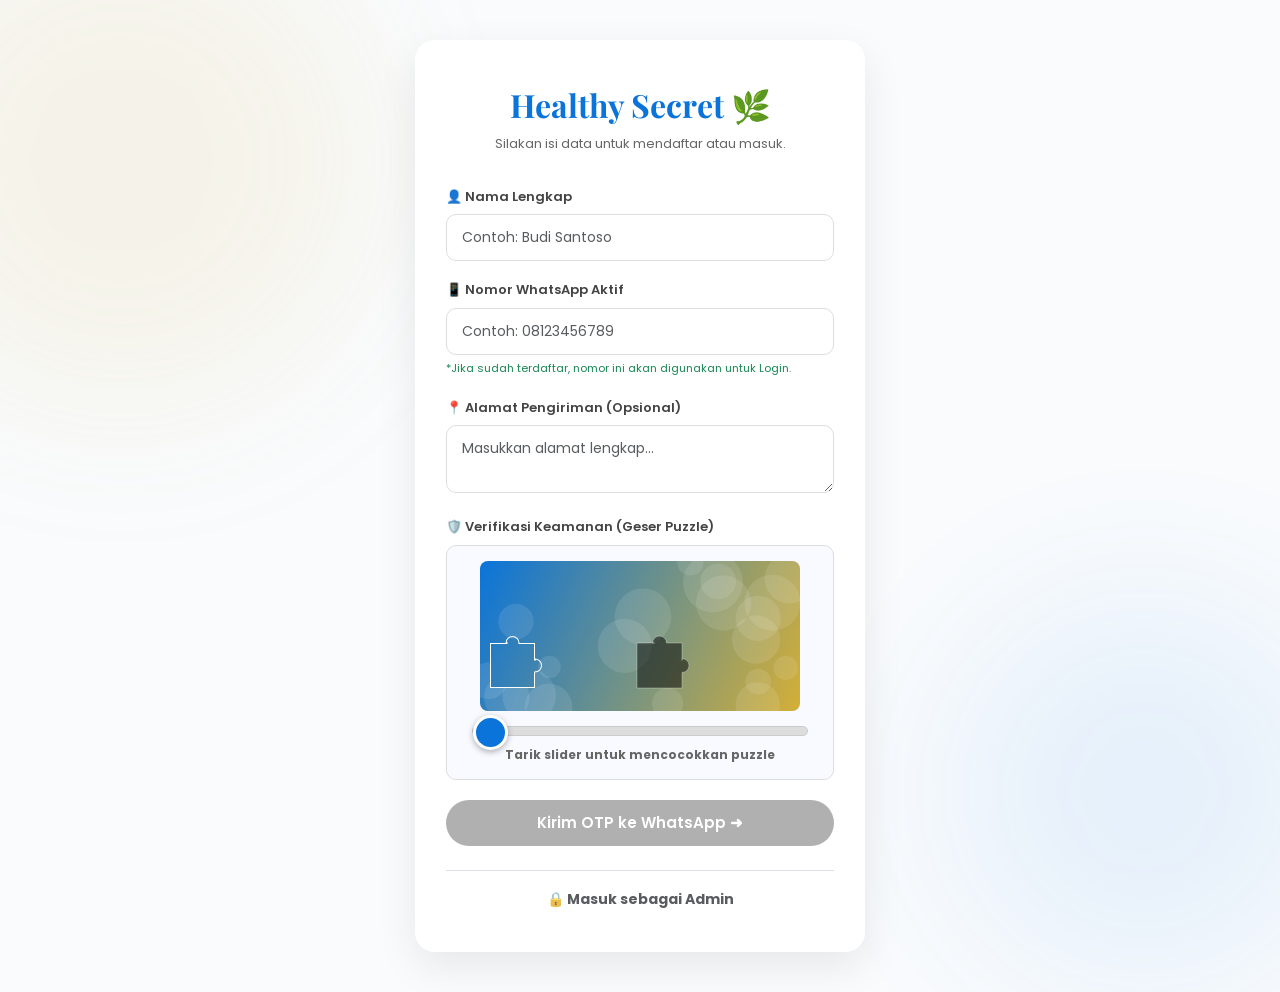
<file: index.html>
<!DOCTYPE html>
<html lang="id">
<head>
    <meta charset="UTF-8">
    <meta name="viewport" content="width=device-width, initial-scale=1.0">
    <title>Masuk - Healthy Secret PO</title>
    <link href="https://cdn.jsdelivr.net/npm/bootstrap@5.0.2/dist/css/bootstrap.min.css" rel="stylesheet">
    <link href="https://fonts.googleapis.com/css2?family=Playfair+Display:wght@700&family=Poppins:wght@400;500;600;700&display=swap" rel="stylesheet">
    <style>
        :root { --primary: #0a74da; --accent: #d4af37; --light-bg: #f9fbfd; }
        body { background-color: var(--light-bg); font-family: 'Poppins', sans-serif; min-height: 100vh; display: flex; align-items: center; justify-content: center; margin: 0; position: relative; overflow-x: hidden; overflow-y: auto; padding: 40px 20px; box-sizing: border-box; }
        .floating-shape { position: fixed; border-radius: 50%; filter: blur(80px); z-index: 1; opacity: 0.5; animation: float 10s infinite alternate; pointer-events: none; }
        .shape-1 { top: -10%; left: -10%; width: 500px; height: 500px; background: rgba(212, 175, 55, 0.2); }
        .shape-2 { bottom: -10%; right: -5%; width: 400px; height: 400px; background: rgba(10, 116, 218, 0.15); }
        @keyframes float { 0% { transform: translateY(0); } 100% { transform: translateY(30px); } }
        .auth-card { background: rgba(255, 255, 255, 0.95); backdrop-filter: blur(10px); padding: 40px 30px; border-radius: 20px; box-shadow: 0 15px 40px rgba(0,0,0,0.08); width: 100%; max-width: 450px; position: relative; z-index: 10; border: 1px solid rgba(255,255,255,0.5); transition: all 0.3s ease; margin: auto; }
        .brand-title { font-family: 'Playfair Display', serif; color: var(--primary); font-weight: 700; font-size: 2rem; text-align: center; margin-bottom: 5px; }
        .brand-subtitle { text-align: center; color: #666; font-size: 13px; margin-bottom: 30px; transition: 0.3s; }
        .form-label { font-size: 13px; font-weight: 600; color: #444; }
        .form-control { border-radius: 10px; padding: 12px 15px; border: 1px solid #ddd; font-size: 14px; transition: 0.3s; }
        .form-control:focus { border-color: var(--primary); box-shadow: 0 0 0 4px rgba(10, 116, 218, 0.1); }
        .captcha-container { background: #f8faff; border: 1px solid #ddd; padding: 15px; border-radius: 10px; margin-bottom: 20px; text-align: center; position: relative;}
        .puzzle-box { position: relative; width: 100%; max-width: 320px; height: 150px; margin: 0 auto 15px auto; border-radius: 8px; overflow: hidden; box-shadow: inset 0 0 10px rgba(0,0,0,0.1); background-color: #eee;}
        #mainCanvas { position: absolute; top: 0; left: 0; width: 100%; height: 100%; }
        #pieceCanvas { position: absolute; top: 0; left: 0; width: 100%; height: 100%; z-index: 2; pointer-events: none; }
        .slider-container { display: flex; align-items: center; justify-content: center; gap: 10px; padding: 0 10px;}
        input[type=range] { -webkit-appearance: none; width: 100%; background: transparent; }
        input[type=range]::-webkit-slider-thumb { -webkit-appearance: none; height: 35px; width: 35px; border-radius: 50%; background: var(--primary); cursor: pointer; box-shadow: 0 2px 6px rgba(0,0,0,0.3); border: 3px solid #fff; margin-top: -12px; transition: background 0.3s;}
        input[type=range]::-webkit-slider-runnable-track { width: 100%; height: 10px; cursor: pointer; background: #ddd; border-radius: 10px; border: 1px solid #ccc; }
        input[type=range]:focus { outline: none; }
        .captcha-status { font-size: 12px; font-weight: bold; margin-top: 10px; color: #666; transition: 0.3s;}
        .captcha-success { color: #25d366 !important; }
        .captcha-fail { color: #dc3545 !important; }
        .btn-primary-custom { background: var(--primary); color: white; border: none; border-radius: 50px; padding: 12px; font-weight: 600; font-size: 15px; transition: 0.3s; width: 100%; }
        .btn-primary-custom:hover { background: #085ba8; transform: translateY(-2px); box-shadow: 0 5px 15px rgba(10, 116, 218, 0.3); }
        .btn-primary-custom:disabled { background: #b0b0b0; cursor: not-allowed; transform: none; box-shadow: none; }
        .toggle-mode-btn { transition: 0.3s; cursor: pointer; }
        .toggle-mode-btn:hover { color: var(--primary) !important; }
    </style>
</head>
<body>

    <div class="floating-shape shape-1"></div>
    <div class="floating-shape shape-2"></div>

    <div class="auth-card" id="authCard">
        <div class="brand-title">Healthy Secret 🌿</div>
        <div class="brand-subtitle" id="formSubtitle">Silakan isi data untuk mendaftar atau masuk.</div>

        <form id="authForm">
            <div id="userFields">
                <div class="mb-3">
                    <label class="form-label">👤 Nama Lengkap</label>
                    <input type="text" id="userName" class="form-control" placeholder="Contoh: Budi Santoso">
                </div>
                <div class="mb-3">
                    <label class="form-label">📱 Nomor WhatsApp Aktif</label>
                    <input type="number" id="userPhone" class="form-control" placeholder="Contoh: 08123456789">
                    <small class="text-success" style="font-size:11px;">*Jika sudah terdaftar, nomor ini akan digunakan untuk Login.</small>
                </div>
                <div class="mb-3">
                    <label class="form-label">📍 Alamat Pengiriman (Opsional)</label>
                    <textarea id="userAddress" class="form-control" rows="2" placeholder="Masukkan alamat lengkap..."></textarea>
                </div>
            </div>

            <div id="adminFields" style="display: none;">
                <div class="mb-3">
                    <label class="form-label">👤 Username Admin</label>
                    <input type="text" id="adminUser" class="form-control" placeholder="Ketik: admin">
                </div>
                <div class="mb-4">
                    <label class="form-label">🔑 Password Admin</label>
                    <input type="password" id="adminPass" class="form-control" placeholder="Ketik: medan2026">
                </div>
            </div>

            <label class="form-label mt-2">🛡️ Verifikasi Keamanan (Geser Puzzle)</label>
            <div class="captcha-container">
                <div class="puzzle-box">
                    <canvas id="mainCanvas"></canvas>
                    <canvas id="pieceCanvas"></canvas>
                </div>
                <div class="slider-container">
                    <input type="range" id="puzzleSlider" min="0" max="250" value="0" disabled>
                </div>
                <div id="captchaStatus" class="captcha-status">Tarik slider untuk mencocokkan puzzle</div>
            </div>

            <button type="submit" id="submitBtn" class="btn-primary-custom" disabled>Kirim OTP ke WhatsApp ➜</button>
        </form>

        <div class="text-center mt-4 border-top pt-3">
            <a href="#" id="toggleModeBtn" class="text-muted text-decoration-none small fw-bold toggle-mode-btn">
                🔒 Masuk sebagai Admin
            </a>
        </div>
    </div>

    <script>
        let currentMode = 'user'; 

        document.getElementById('toggleModeBtn').addEventListener('click', function(e) {
            e.preventDefault();
            
            const userFields = document.getElementById('userFields');
            const adminFields = document.getElementById('adminFields');
            const submitBtn = document.getElementById('submitBtn');
            const formSubtitle = document.getElementById('formSubtitle');

            if(currentMode === 'user') {
                currentMode = 'admin';
                userFields.style.display = 'none';
                adminFields.style.display = 'block';
                submitBtn.innerText = 'Login ke Dashboard Admin ➜';
                submitBtn.style.backgroundColor = '#d4af37'; 
                formSubtitle.innerText = 'Portal Keamanan Khusus Administrator.';
                this.innerHTML = '👤 Kembali sebagai Pembeli';
            } else {
                currentMode = 'user';
                userFields.style.display = 'block';
                adminFields.style.display = 'none';
                submitBtn.innerText = 'Kirim OTP ke WhatsApp ➜';
                submitBtn.style.backgroundColor = '#0a74da';
                formSubtitle.innerText = 'Silakan isi data untuk mendaftar atau masuk.';
                this.innerHTML = '🔒 Masuk sebagai Admin';
            }
            initCaptcha();
        });

        const mainCanvas = document.getElementById('mainCanvas');
        const pieceCanvas = document.getElementById('pieceCanvas');
        const mainCtx = mainCanvas.getContext('2d');
        const pieceCtx = pieceCanvas.getContext('2d');
        const slider = document.getElementById('puzzleSlider');
        const submitBtn = document.getElementById('submitBtn');
        const statusText = document.getElementById('captchaStatus');

        let puzzleX = 0; 
        let puzzleY = 0;
        const pieceSize = 45;
        let isVerified = false;

        function initCaptcha() {
            mainCanvas.width = 320; mainCanvas.height = 150;
            pieceCanvas.width = 320; pieceCanvas.height = 150;

            puzzleX = Math.floor(Math.random() * 100) + 150; 
            puzzleY = Math.floor(Math.random() * 80) + 20;

            let grad = mainCtx.createLinearGradient(0, 0, 320, 150);
            grad.addColorStop(0, "#0a74da");
            grad.addColorStop(1, "#d4af37");
            mainCtx.fillStyle = grad;
            mainCtx.fillRect(0, 0, 320, 150);
            
            mainCtx.fillStyle = "rgba(255, 255, 255, 0.1)";
            for(let i=0; i<20; i++) {
                mainCtx.beginPath();
                mainCtx.arc(Math.random()*320, Math.random()*150, Math.random()*20+10, 0, Math.PI*2);
                mainCtx.fill();
            }

            drawPuzzlePiece(mainCtx, puzzleX, puzzleY, "fill", "rgba(0,0,0,0.5)"); 
            
            pieceCtx.clearRect(0, 0, 320, 150);
            drawPuzzlePiece(pieceCtx, 10, puzzleY, "clip", ""); 
            
            let pieceGrad = pieceCtx.createLinearGradient(0, 0, 320, 150);
            pieceGrad.addColorStop(0, "#0a74da");
            pieceGrad.addColorStop(1, "#d4af37");
            pieceCtx.fillStyle = pieceGrad;
            pieceCtx.fillRect(10, puzzleY, pieceSize, pieceSize);
            pieceCtx.strokeStyle = "#fff";
            pieceCtx.lineWidth = 2;
            pieceCtx.stroke();
            
            slider.disabled = false;
            slider.value = 0;
            pieceCanvas.style.transform = `translateX(0px)`;
            isVerified = false;
            submitBtn.disabled = true;
            statusText.innerText = "Tarik slider untuk mencocokkan puzzle";
            statusText.className = "captcha-status";
        }

        function drawPuzzlePiece(ctx, x, y, operation, color) {
            ctx.beginPath();
            ctx.moveTo(x, y);
            ctx.lineTo(x + pieceSize / 2 - 5, y);
            ctx.arc(x + pieceSize / 2, y, 7, Math.PI, 0, false); 
            ctx.lineTo(x + pieceSize, y);
            ctx.lineTo(x + pieceSize, y + pieceSize / 2 - 5);
            ctx.arc(x + pieceSize, y + pieceSize / 2, 7, -Math.PI / 2, Math.PI / 2, false); 
            ctx.lineTo(x + pieceSize, y + pieceSize);
            ctx.lineTo(x, y + pieceSize);
            ctx.lineTo(x, y);
            ctx.closePath();

            if (operation === "fill") {
                ctx.fillStyle = color;
                ctx.fill();
                ctx.strokeStyle = "rgba(255,255,255,0.3)";
                ctx.stroke();
            } else if (operation === "clip") {
                ctx.clip();
            }
        }

        slider.addEventListener('input', function(e) {
            if(isVerified) return;
            let moveX = e.target.value;
            pieceCanvas.style.transform = `translateX(${moveX}px)`;
        });

        slider.addEventListener('change', function(e) {
            if(isVerified) return;
            let currentX = parseInt(e.target.value) + 10; 
            
            if (Math.abs(currentX - puzzleX) < 6) {
                isVerified = true;
                slider.disabled = true;
                statusText.innerText = "✔ Verifikasi Berhasil!";
                statusText.className = "captcha-status captcha-success";
                submitBtn.disabled = false; 
            } else {
                statusText.innerText = "❌ Posisi tidak pas! Coba lagi.";
                statusText.className = "captcha-status captcha-fail";
                setTimeout(initCaptcha, 800);
            }
        });

        window.onload = initCaptcha;

        document.getElementById('authForm').addEventListener('submit', function(e) {
            e.preventDefault();
            
            if(!isVerified) {
                alert("Harap selesaikan Puzzle CAPTCHA terlebih dahulu!");
                return;
            }

            if(currentMode === 'user') {
                const name = document.getElementById('userName').value;
                const phone = document.getElementById('userPhone').value;
                const address = document.getElementById('userAddress').value || "-";
                
                if(!name || !phone) {
                    alert("Nama dan Nomor WhatsApp wajib diisi!");
                    return;
                }

                const sanitize = (str) => str.replace(/</g, "&lt;").replace(/>/g, "&gt;");
                
                // --- FITUR BARU: MANAJEMEN DATABASE PELANGGAN (HS_USERS_DB) ---
                let usersDB = JSON.parse(localStorage.getItem('HS_USERS_DB')) || [];
                let existingUser = usersDB.find(u => u.phone === phone);
                
                if (existingUser) {
                    // Cek jika akun pelanggan diblokir oleh Admin
                    if (existingUser.status === 'blocked') {
                        alert("🚨 Akses Ditolak! Akun Anda telah ditangguhkan karena alasan tertentu. Silakan hubungi Admin.");
                        initCaptcha(); // Reset captha agar tidak bisa spam
                        return;
                    }
                    // Jika lolos, update nama & alamat terbarunya
                    existingUser.name = sanitize(name);
                    existingUser.address = sanitize(address);
                } else {
                    // Daftarkan pelanggan baru ke Database Admin
                    usersDB.push({ phone: sanitize(phone), name: sanitize(name), address: sanitize(address), status: 'active' });
                }
                localStorage.setItem('HS_USERS_DB', JSON.stringify(usersDB));

                // Simpan Sesi Login
                const data = { name: sanitize(name), phone: sanitize(phone), address: sanitize(address) };
                localStorage.setItem('hs_user_data', JSON.stringify(data));
                window.location.href = "otp.html";

            } else if(currentMode === 'admin') {
                const u = document.getElementById('adminUser').value;
                const p = document.getElementById('adminPass').value;
                
                if(u === "admin" && p === "medan2026") {
                    localStorage.setItem('HS_AUTH', 'true');
                    alert("Akses Diterima! Mengarahkan ke Dashboard Admin...");
                    window.location.href = "admin.html";
                } else {
                    alert("Akses Ditolak! Username atau Password Admin salah.");
                    initCaptcha(); 
                }
            }
        });
    </script>
</body>
</html>
</file>
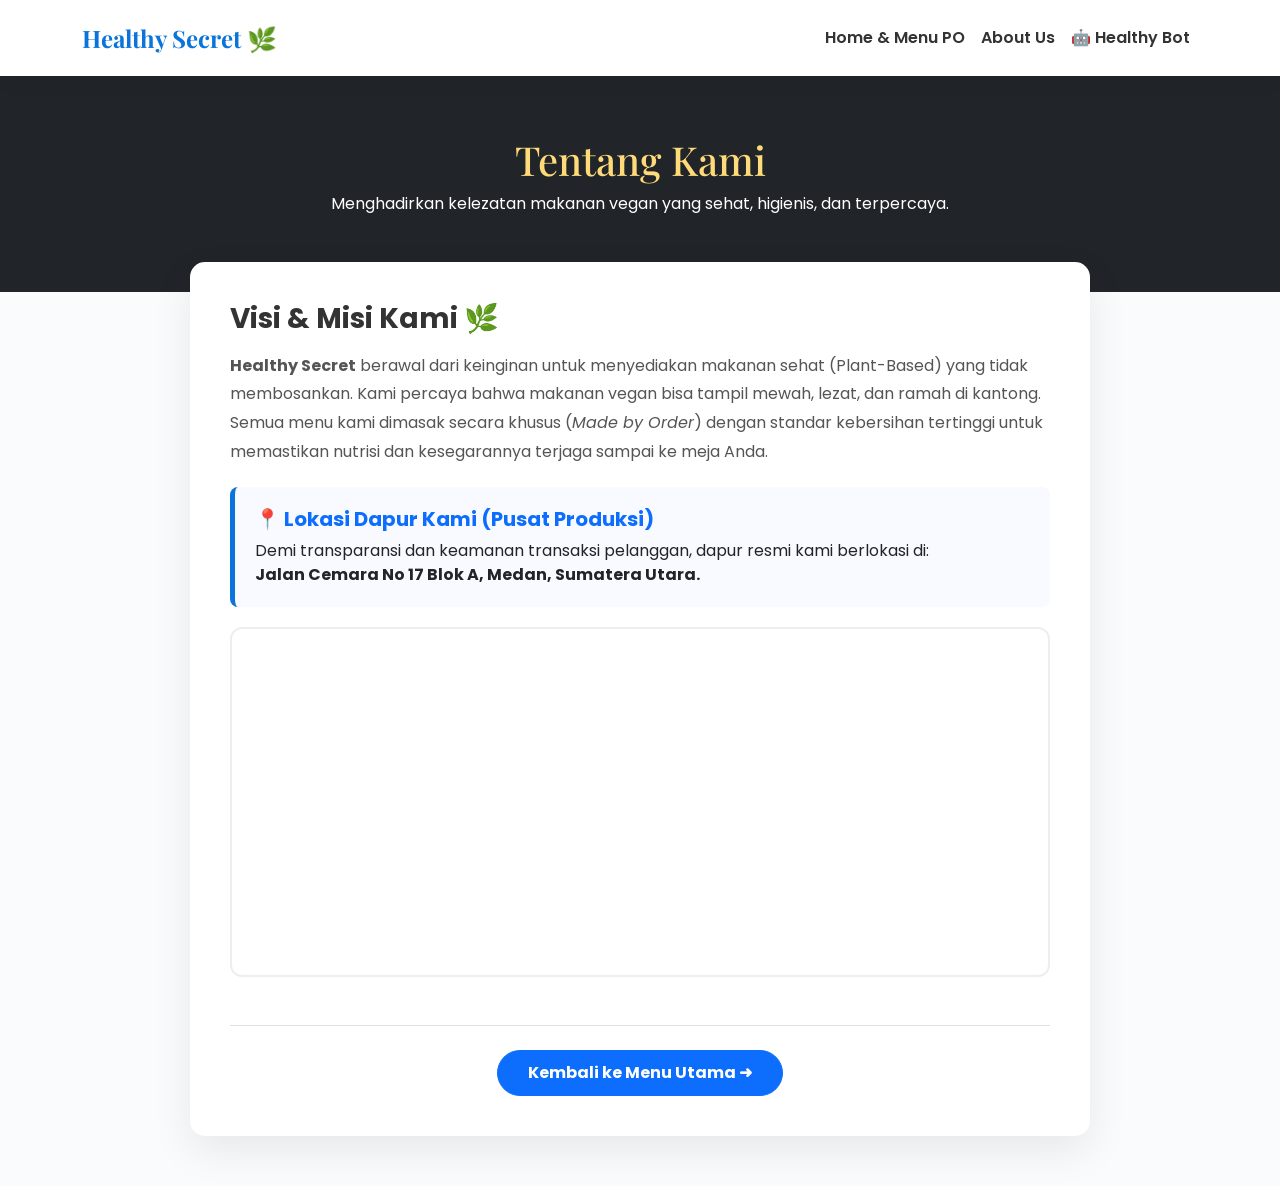
<file: about.html>
<!DOCTYPE html>
<html lang="id">
<head>
  <meta charset="UTF-8" />
  <meta name="viewport" content="width=device-width, initial-scale=1.0" />
  <title>About Us - Healthy Secret</title>
  <link href="https://cdn.jsdelivr.net/npm/bootstrap@5.0.2/dist/css/bootstrap.min.css" rel="stylesheet">
  <link href="https://fonts.googleapis.com/css2?family=Open+Sans:wght@400;600&family=Playfair+Display:wght@700&family=Poppins:wght@500;700&display=swap" rel="stylesheet">
  
  <style>
    :root { --primary: #0a74da; --accent: #d4af37; --light-bg: #f9fbfd; }
    body { margin: 0; font-family: 'Poppins', sans-serif; background-color: var(--light-bg); color: #333; }
    
    /* NAVBAR */
    .navbar { padding: 15px 0; background: rgba(255, 255, 255, 0.95); box-shadow: 0 4px 20px rgba(0,0,0,0.05); }
    .nav-link { color: #333 !important; font-weight: 600; transition: all 0.3s ease; position: relative; }
    .nav-link:hover { color: var(--primary) !important; }

    /* CONTENT */
    .header-banner { background: #212529; color: white; padding: 60px 20px; text-align: center; }
    .header-banner h1 { font-family: 'Playfair Display', serif; color: #ffda79; }
    
    .about-card { background: #fff; max-width: 900px; margin: -30px auto 50px auto; padding: 40px; border-radius: 15px; box-shadow: 0 15px 40px rgba(0,0,0,0.08); position: relative; z-index: 10; }
    
    .map-container { width: 100%; height: 350px; border-radius: 12px; overflow: hidden; margin-top: 20px; border: 2px solid #eee; }
    iframe { width: 100%; height: 100%; border: 0; }
    
    .info-box { background: #f8faff; padding: 20px; border-left: 5px solid var(--primary); border-radius: 8px; margin-top: 20px; }
  </style>
</head>
<body>

  <nav class="navbar navbar-expand-sm navbar-light sticky-top">
    <div class="container">
      <a class="navbar-brand d-flex align-items-center" href="main.html" style="font-family: 'Playfair Display', serif; font-weight: 700; font-size: 24px; color: var(--primary);">
        Healthy Secret 🌿
      </a>
      <button class="navbar-toggler" type="button" data-bs-toggle="collapse" data-bs-target="#navbarContent"><span class="navbar-toggler-icon"></span></button>
      <div class="collapse navbar-collapse" id="navbarContent">
        <ul class="navbar-nav ms-auto">
          <li class="nav-item"><a class="nav-link" href="main.html">Home & Menu PO</a></li>
          <li class="nav-item"><a class="nav-link active text-primary" href="about.html">About Us</a></li>
          <li class="nav-item"><a class="nav-link text-info" href="secure-helpdesk.html">🤖 Healthy Bot</a></li>
        </ul>
      </div>
    </div>
  </nav>

  <div class="header-banner">
    <h1>Tentang Kami</h1>
    <p>Menghadirkan kelezatan makanan vegan yang sehat, higienis, dan terpercaya.</p>
  </div>

  <div class="about-card">
    <h3 class="fw-bold mb-3">Visi & Misi Kami 🌿</h3>
    <p style="line-height: 1.8; color: #555;">
        <b>Healthy Secret</b> berawal dari keinginan untuk menyediakan makanan sehat (Plant-Based) yang tidak membosankan. Kami percaya bahwa makanan vegan bisa tampil mewah, lezat, dan ramah di kantong. Semua menu kami dimasak secara khusus (<i>Made by Order</i>) dengan standar kebersihan tertinggi untuk memastikan nutrisi dan kesegarannya terjaga sampai ke meja Anda.
    </p>

    <div class="info-box">
        <h5 class="fw-bold text-primary">📍 Lokasi Dapur Kami (Pusat Produksi)</h5>
        <p class="m-0 text-dark">
            Demi transparansi dan keamanan transaksi pelanggan, dapur resmi kami berlokasi di:<br>
            <b>Jalan Cemara No 17 Blok A, Medan, Sumatera Utara.</b>
        </p>
    </div>

    <div class="map-container">
        <iframe src="https://www.google.com/maps/embed?pb=!1m18!1m12!1m3!1d15927.502808258289!2d98.675683!3d3.614838!2m3!1f0!2f0!3f0!3m2!1i1024!2i768!4f13.1!3m3!1m2!1s0x303131c77527cba1%3A0xcb1b590e891b65e9!2sJl.%20Cemara%2C%20Kota%20Medan%2C%20Sumatera%20Utara!5e0!3m2!1sid!2sid!4v1699999999999!5m2!1sid!2sid" allowfullscreen="" loading="lazy" referrerpolicy="no-referrer-when-downgrade"></iframe>
    </div>

    <div class="text-center mt-5 border-top pt-4">
        <a href="main.html" class="btn btn-primary fw-bold" style="border-radius: 50px; padding: 10px 30px;">Kembali ke Menu Utama ➜</a>
    </div>
  </div>

  <script src="https://cdn.jsdelivr.net/npm/bootstrap@5.0.2/dist/js/bootstrap.bundle.min.js"></script>
</body>
</html>
</file>
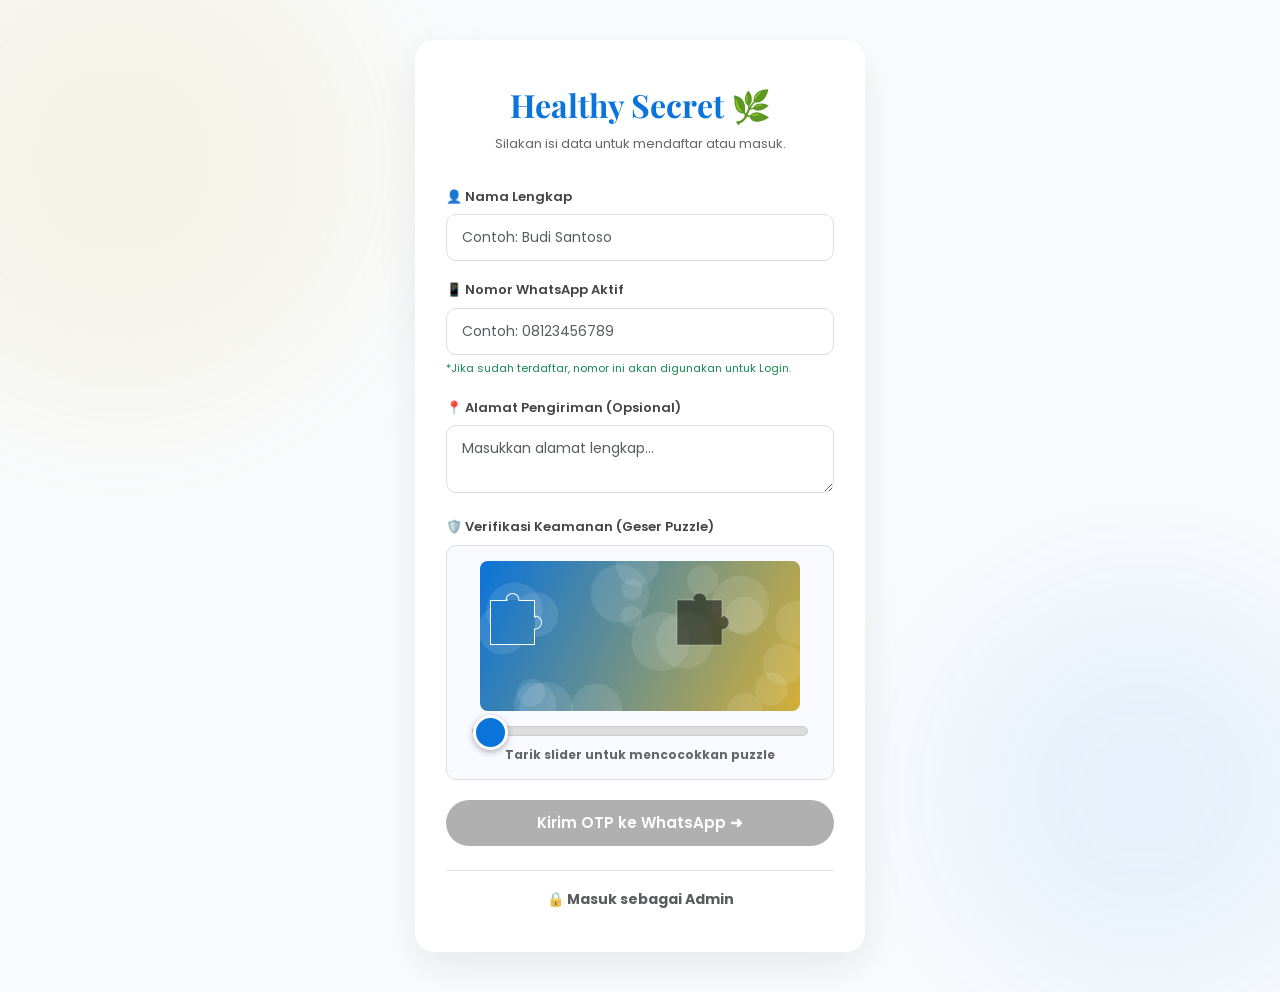
<file: main.html>
<!DOCTYPE html>
<html lang="id">
<head>
  <meta charset="UTF-8" />
  <meta name="viewport" content="width=device-width, initial-scale=1.0" />
  <title>Healthy Secret - Premium PO System</title>
  <link href="https://cdn.jsdelivr.net/npm/bootstrap@5.0.2/dist/css/bootstrap.min.css" rel="stylesheet">
  <link href="https://unpkg.com/aos@2.3.1/dist/aos.css" rel="stylesheet">
  <link href="https://fonts.googleapis.com/css2?family=Open+Sans:wght@400;600&family=Playfair+Display:wght@700&family=Poppins:wght@500;700&display=swap" rel="stylesheet">
  <style>
    :root { --primary: #0a74da; --accent: #d4af37; --accent-light: #ffda79; --dark: #333; --light-bg: #f9fbfd; --disabled-gray: #b0b0b0; }
    body { margin: 0; font-family: 'Poppins', sans-serif; background-color: var(--light-bg); color: var(--dark); overflow-x: hidden; }
    html { scroll-behavior: smooth; }
    #toast-container { position: fixed; top: 90px; left: 50%; transform: translateX(-50%); z-index: 10000; display: flex; flex-direction: column; gap: 10px; }
    .toast-msg { background: rgba(0,0,0,0.8); color: white; padding: 12px 25px; border-radius: 50px; font-size: 14px; box-shadow: 0 5px 15px rgba(0,0,0,0.2); animation: fadeInOut 3s forwards; display: flex; align-items: center; gap: 8px; }
    @keyframes fadeInOut { 0% { opacity: 0; transform: translateY(-20px); } 15% { opacity: 1; transform: translateY(0); } 85% { opacity: 1; transform: translateY(0); } 100% { opacity: 0; transform: translateY(-20px); } }
    .po-banner { background-color: #212529; color: #fff; text-align: center; padding: 12px 0; font-size: 13px; position: relative; z-index: 1031; display: flex; justify-content: center; align-items: center; flex-wrap: wrap; gap: 10px; }
    .timer-box { background: rgba(255,255,255,0.15); padding: 3px 8px; border-radius: 4px; color: var(--accent-light); font-weight: bold; font-family: monospace; font-size: 14px; }
    .navbar { transition: all 0.3s ease; padding: 15px 0; top: 0; }
    .navbar.scrolled { background: rgba(255, 255, 255, 0.95); box-shadow: 0 4px 20px rgba(0,0,0,0.05); padding: 10px 0; }
    .nav-link { color: #333 !important; font-weight: 600; transition: all 0.3s ease; position: relative; }
    .nav-link:hover { color: var(--primary) !important; }
    .hero-slider { position: relative !important; height: 70vh; width: 100%; overflow: hidden; display: block; }
    .slides { position: absolute; top: 0; left: 0; width: 100%; height: 100%; }
    .slide-img { width: 100%; height: 100%; object-fit: cover; position: absolute; opacity: 0; transition: opacity 1s ease; }
    .hero-text { position: absolute !important; top: 50% !important; left: 50% !important; transform: translate(-50%, -50%) !important; z-index: 100; width: 90%; max-width: 800px; text-align: center; background: rgba(0, 0, 0, 0.55); backdrop-filter: blur(4px); padding: 40px; border-radius: 20px; color: white; box-shadow: 0 20px 50px rgba(0,0,0,0.3); transition: transform 0.3s ease; }
    .hero-text h1 { font-family: 'Playfair Display', serif; font-size: 3rem; color: var(--accent-light); margin-bottom: 15px; }
    .btn-hero { background: var(--accent-light); color: #333; border: none; border-radius: 50px; font-weight: bold; padding: 12px 35px; transition: all 0.3s ease; text-decoration: none; display: inline-block; margin-top: 15px; }
    .features { position: relative; z-index: 20; margin-top: -60px; padding-bottom: 50px; }
    .feature-container { display: flex; flex-wrap: wrap; justify-content: center; gap: 30px; padding: 0 20px; }
    .feature-box { flex: 1; min-width: 280px; background: #ffffff; padding: 40px 30px; border-radius: 20px; text-align: center; box-shadow: 0 15px 40px rgba(0,0,0,0.08); border-bottom: 4px solid transparent; transition: all 0.3s ease; }
    .icon { font-size: 40px; background: #fdfbf7; width: 90px; height: 90px; line-height: 90px; border-radius: 50%; margin: 0 auto 20px auto; box-shadow: inset 0 0 20px rgba(212, 175, 55, 0.1); transition: 0.3s; }
    .testimonials { padding: 50px 20px; text-align: center; background: #f8faff; }
    .testi-card { background: #fff; padding: 20px; border-radius: 12px; box-shadow: 0 4px 10px rgba(0,0,0,0.1); transition: 0.3s; }
    .gallery, .menu-section { padding: 60px 20px; text-align: center; background: #f9fbfd; }
    #menuScroll { display: flex; gap: 18px; overflow-x: auto; scroll-behavior: smooth; padding: 20px 10px; width: 85%; margin: auto; white-space: nowrap; -webkit-overflow-scrolling: touch; border-radius: 10px; }
    #menuScroll::-webkit-scrollbar { display: none; }
    .menu-grid { display: grid; grid-template-columns: repeat(auto-fit, minmax(280px, 1fr)); gap: 30px; max-width: 1200px; margin: 0 auto; }
    .slide, .menu-card { background: #fff; border-radius: 15px; overflow: hidden; box-shadow: 0 10px 20px rgba(0,0,0,0.05); transition: all 0.4s ease; border: 1px solid transparent; position: relative; }
    .slide { display: inline-block; width: 260px; flex-shrink: 0; padding: 15px; text-align: center; vertical-align: top; }
    .menu-card { display: flex; flex-direction: column; scroll-margin-top: 100px; }
    .menu-card.closed { filter: grayscale(100%); opacity: 0.7; }
    .menu-card.closed .btn-pesan, .menu-card.closed .qty-input { background-color: var(--disabled-gray); cursor: not-allowed; pointer-events: none; border-color:#ccc; }
    .status-badge { position: absolute; top: 15px; left: 15px; padding: 5px 12px; border-radius: 50px; color: white; font-size: 11px; font-weight: bold; z-index: 5; box-shadow: 0 4px 10px rgba(0,0,0,0.2); }
    .badge-open { background: var(--primary); }
    .badge-closed { background: #555; }
    .slide img { width: 100%; height: 160px; object-fit: cover; border-radius: 10px; transition: 0.5s; } 
    .menu-card img { width: 100%; height: 200px; object-fit: cover; transition: 0.5s; }
    .card-body { padding: 20px; }
    .price { color: var(--accent); font-weight: bold; font-size: 1.1rem; margin-bottom: 15px; display: block; }
    .action-row { display: flex; align-items: center; gap: 10px; margin-top: 10px; }
    .qty-input { width: 60px; padding: 8px; text-align: center; border: 1px solid #ddd; border-radius: 8px; font-weight: bold; color: var(--primary); }
    .btn-overview { width: 100%; background: #eef2ff; color: var(--primary); border: none; padding: 10px; border-radius: 8px; font-weight: 600; margin-bottom: 10px; transition: 0.3s; }
    .btn-pesan { flex: 1; background: var(--primary); color: white; border: none; padding: 10px; border-radius: 8px; font-weight: 600; transition: 0.3s; }
    .card-btn { background: var(--primary); color: white; border: none; padding: 10px; border-radius: 8px; width: 100%; }
    footer { text-align: center; padding: 30px; background: #333; color: white; margin-top: 0; }
    .wa-btn { position: fixed; bottom: 30px; right: 30px; background: #25d366; color: #fff; padding: 15px 25px; border-radius: 50px; text-decoration: none; font-weight: bold; box-shadow: 0 4px 15px rgba(37, 211, 102, 0.4); z-index: 1000; display: flex; align-items: center; gap: 10px; animation: pulse 2s infinite; }
    #popup, .cart-overlay { display: none; position: fixed; top: 0; left: 0; width: 100%; height: 100%; background: rgba(0,0,0,0.6); backdrop-filter: blur(5px); z-index: 9999; }
    .popup-content, .cart-box { background: #fff; margin: 0; width: 90%; max-width: 450px; border-radius: 12px; position: absolute; top: 50%; left: 50%; transform: translate(-50%, -50%); overflow: hidden; display:flex; flex-direction:column; max-height: 85vh; }
    .popup-header, .cart-header { background: var(--primary); padding: 15px; color: white; display: flex; justify-content: space-between; flex-shrink: 0; }
    .popup-body, .cart-body { padding: 20px; overflow-y: auto; flex-grow: 1; }
    .popup-footer, .cart-footer { padding: 20px; text-align: center; border-top: 1px solid #eee; background: #fff; flex-shrink: 0; }
    .close-btn { background: none; border: none; color: white; font-size: 24px; cursor: pointer; }
    .checkout-btn { width: 100%; background: #25d366; color: white; padding: 12px; border: none; border-radius: 8px; font-weight: bold; transition:0.3s; }
    .btn-close-modal { background: #0a74da; color: white; border: none; padding: 10px; width: 100%; border-radius: 8px; font-weight: bold; transition: 0.3s; }
    .buyer-form input, .buyer-form textarea { width: 100%; margin-bottom: 10px; border: 1px solid #ddd; border-radius: 8px; padding: 10px; font-family: 'Poppins'; font-size: 14px; }
    .buyer-form label { font-size: 12px; font-weight: 600; color: #666; display: block; margin-bottom: 5px; text-align: left; }
    #preloader { position: fixed; top: 0; left: 0; width: 100%; height: 100%; background: var(--primary); z-index: 9999; display: flex; justify-content: center; align-items: center; transition: opacity 0.5s ease; }
    .loader { border: 5px solid rgba(255,255,255,0.1); border-top: 5px solid var(--accent-light); border-radius: 50%; width: 60px; height: 60px; animation: spin 1s linear infinite; }
    @keyframes spin { 100% { transform: rotate(360deg); } }
    
    /* CSS History Card */
    .history-card { border: 1px solid #eee; border-radius: 8px; padding: 12px; margin-bottom: 12px; background: #fdfdfd; }
    .history-status { font-size:12px; font-weight:bold; padding:2px 8px; border-radius:4px; }
  </style>
</head>

<body>
  <div id="preloader"><div class="loader"></div></div>
  <div id="toast-container"></div>

  <div class="po-banner">
    <div id="banner-text">📢 <b>PRE-ORDER BATCH OPEN</b> | Close Order:</div>
    <div id="countdown" class="d-flex align-items-center gap-1 mx-2">
        <span class="timer-box" id="days">0</span>d :
        <span class="timer-box" id="hours">00</span>h :
        <span class="timer-box" id="minutes">00</span>m :
        <span class="timer-box" id="seconds">00</span>s
    </div>
    <div>| Pengiriman: <span id="deliveryDate" style="color:var(--accent-light); font-weight:bold;">...</span></div>
  </div>

  <nav class="navbar navbar-expand-sm navbar-light sticky-top" id="mainNav">
    <div class="container">
      <a class="navbar-brand d-flex align-items-center" href="#home" style="font-family: 'Playfair Display', serif; font-weight: 700; font-size: 24px; color: var(--primary);">
        Healthy Secret 🌿
      </a>
      <button class="navbar-toggler" type="button" data-bs-toggle="collapse" data-bs-target="#navbarContent"><span class="navbar-toggler-icon"></span></button>
      <div class="collapse navbar-collapse" id="navbarContent">
        <ul class="navbar-nav ms-auto">
          <li class="nav-item"><a class="nav-link active" href="#home">Home</a></li>
          
          <li class="nav-item"><a class="nav-link" href="about.html">About Us</a></li>
          
          <li class="nav-item"><a class="nav-link text-info" href="secure-helpdesk.html">🤖 Healthy Bot</a></li>
          
          <li class="nav-item"><a class="nav-link text-success" href="#" onclick="toggleHistory(); return false;">📜 Riwayat</a></li>
          
          <li class="nav-item"><a class="nav-link text-danger" href="admin.html" style="display: flex; align-items: center; gap: 5px; margin-right: 15px;"><span>🔒 Admin</span></a></li>
          <li class="nav-item"><a class="nav-link active" href="#" onclick="toggleCart(); return false;" style="display: flex; align-items: center; gap: 5px;">🛒 Cart <span id="cart-count" style="background:#ffda79; color:#333; padding:0 6px; border-radius:50%; font-size:12px; font-weight:bold;">0</span></a></li>
        </ul>
      </div>
    </div>
  </nav>

  <section class="hero-slider" id="home"> 
    <div class="slides" id="heroSlides">
      <img src="Soto.jpeg" onerror="this.style.display='none'" class="slide-img" />
      <img src="NasiBakar.jpeg" onerror="this.style.display='none'" class="slide-img" />
    </div>
    <div class="hero-text" data-aos="zoom-in" data-aos-duration="1000">
      <h1 style="font-family: 'Poppins', sans-serif; font-size: 3rem; font-weight: 700; color: #ffda79;">Healthy Secret 🌿</h1>
      <p style="font-family: Poppins, sans-serif" ><b>PRE-ORDER SYSTEM OPEN</b><br>Nikmati kelezatan makanan vegan yang sehat dan higienis.</p>
      <a href="#menu-gallery" class="btn-hero">Ikut PO Sekarang</a>
    </div>
  </section>

  <section class="gallery" id="menu-gallery">
    <h2 data-aos="fade-up">Highlight Menu 🌿</h2>
    <div style="display:flex; align-items:center; justify-content:center; gap:12px;">
      <button id="btnLeft" style="padding:10px 14px; border-radius:8px; border:none; background:#0a74da; color:#fff; cursor:pointer; font-size:18px;">←</button>
      <div id="menuScroll"></div>
      <button id="btnRight" style="padding:10px 14px; border-radius:8px; border:none; background:#0a74da; color:#fff; cursor:pointer; font-size:18px;">→</button>
    </div>
  </section>

  <section class="menu-section">
    <h2 data-aos="fade-up">Batch PO Minggu Ini ✨</h2>
    <p style="margin-bottom:40px; color:#666;">Pengiriman: <b style="color:var(--primary)" id="deliveryDateTarget">...</b></p>
    <div class="menu-grid" id="main-sku-container"></div>
  </section>

  <footer>
    <p>Created By TeamDLOV 2024</p>
    <a href="privacy-policy.html" style="color: #ffda79; text-decoration: none; font-size: 14px;">🛡️ Kebijakan Privasi & Keamanan Data</a>
  </footer>

  <div id="popup" class="cart-overlay">
    <div class="popup-content cart-box" style="max-width: 450px;">
      <div class="popup-header cart-header">
        <h3 id="popupTitle" style="margin: 0; font-size: 1.2rem;">Detail Menu</h3> 
        <button onclick="closePopup()" class="close-icon" style="background:none; border:none; color:white; font-size:1.5rem; cursor:pointer;">×</button>
      </div>
      <div class="popup-body cart-body" style="text-align: left;">
        <h5 style="color: var(--primary); font-weight: bold; font-size: 15px;">🥗 Komposisi:</h5><p id="popupKomposisi" style="font-size: 14px; color: #555; line-height: 1.6;"></p>
        <h5 style="color: var(--primary); font-weight: bold; font-size: 15px; margin-top: 20px;">📦 Sisa Stok (QTY):</h5><p id="popupStok" style="font-size: 15px; font-weight: bold; color: #d9534f; background: #fff3f3; display: inline-block; padding: 5px 12px; border-radius: 5px;"></p>
      </div>
      <div class="popup-footer cart-footer"><button onclick="closePopup()" class="btn-close-modal">Tutup Detail</button></div>
    </div>
  </div>

  <div id="cartModal" class="cart-overlay">
    <div class="cart-box">
      <div class="cart-header"><h3>Daftar Pesanan (PO)</h3> <button onclick="toggleCart()" class="close-btn">×</button></div>
      <div id="cartList" class="cart-body"><p style="text-align:center; color:#888;">Keranjang PO kosong.</p></div>
      <div class="cart-footer">
        <div class="buyer-form">
            <label>👤 Nama Pemesan:</label><input type="text" id="buyer-name" placeholder="Contoh: Budi Santoso" required>
            <label>📍 Alamat Lengkap / Catatan:</label><textarea id="buyer-address" rows="2" placeholder="Contoh: Jl. Merdeka No 10..." required></textarea>
        </div>
        <div style="display:flex; justify-content:space-between; align-items:center; margin-bottom:15px;">
            <h4 style="margin:0;">Total:</h4><h4 style="margin:0; color:var(--primary);"><span id="cartTotal">Rp 0</span></h4>
        </div>
        <button onclick="checkoutWA()" class="checkout-btn">🚀 Kirim Pesanan ke WhatsApp</button>
      </div>
    </div>
  </div>

  <div id="historyModal" class="cart-overlay">
    <div class="cart-box">
      <div class="cart-header" style="background:#25d366;">
        <h3>Riwayat Pesanan Saya 📜</h3> <button onclick="toggleHistory()" class="close-btn">×</button>
      </div>
      <div id="historyList" class="cart-body" style="background:#f4fdf8;">
        <p style="text-align:center; color:#888;">Belum ada riwayat pesanan.</p>
      </div>
      <div class="cart-footer">
        <button onclick="toggleHistory()" class="btn-close-modal" style="background:#25d366;">Tutup Halaman</button>
      </div>
    </div>
  </div>

  <script src="https://unpkg.com/aos@2.3.1/dist/aos.js"></script>
  <script src="https://cdn.jsdelivr.net/npm/bootstrap@5.0.2/dist/js/bootstrap.bundle.min.js"></script>
  
  <script>
    let PO_CONFIG = { closeDate: "2026-12-31T23:59:59", deliveryText: "Menunggu Info Admin", waNumber: "62818895488" };
    let cart = JSON.parse(localStorage.getItem('shoppingCart')) || [];
    let DATABASE_MENU = []; 
    let INVENTORY = {};

    function showToast(message) {
        const container = document.getElementById('toast-container');
        const el = document.createElement('div');
        el.className = 'toast-msg'; el.innerHTML = `<span>✅</span> ${message}`;
        container.appendChild(el); setTimeout(() => el.remove(), 3500);
    }

    window.addEventListener("load", function() {
      document.getElementById('preloader').style.opacity = '0';
      setTimeout(() => { document.getElementById('preloader').style.display = 'none'; }, 500);
      
      const userData = JSON.parse(localStorage.getItem('hs_user_data'));
      if(!userData) {
          // Arahkan ke Halaman Login jika pengguna belum masuk
          window.location.replace("index.html");
          return;
      }
      
      document.getElementById('buyer-name').value = userData.name;
      document.getElementById('buyer-address').value = userData.address;
      
      AOS.init({ duration: 1000, once: true, offset: 100 });
      loadData(); 
      updateCartUI();
    });

    async function loadData() {
        try {
            const savedConfig = JSON.parse(localStorage.getItem('HS_PO_CONFIG'));
            if(savedConfig) PO_CONFIG = savedConfig;

            let stored = localStorage.getItem('HS_MENU_DB');
            let parsed = stored ? JSON.parse(stored) : [];

            if (parsed.length > 0 && !parsed[0].img) parsed = []; 

            if(parsed.length > 0) { DATABASE_MENU = parsed; } 
            else {
                DATABASE_MENU = [
                    { id: '1713250000001', name: 'Nasi Soto', price: 30000, stock: 15, img: 'Soto.jpeg', desc: 'Nasi putih, ayam suwir vegan...', active: true },
                    { id: '1713250000002', name: 'Nasi Liwet', price: 30000, stock: 12, img: 'Liwet.jpeg', desc: 'Nasi gurih dimasak dengan santan...', active: true }
                ];
                localStorage.setItem('HS_MENU_DB', JSON.stringify(DATABASE_MENU));
            }
            
            DATABASE_MENU.forEach(m => { INVENTORY[m.name] = parseInt(m.stock); });
            syncHTMLWithDatabase();
            updateDeliveryInfo();
            startCountdown();

        } catch(e) { console.error(e); }
    }

    function syncHTMLWithDatabase() {
        const grid = document.getElementById('main-sku-container');
        const scroll = document.getElementById('menuScroll');
        grid.innerHTML = ''; scroll.innerHTML = '';

        DATABASE_MENU.forEach((dbItem, idx) => {
            const isOpen = dbItem.active && parseInt(dbItem.stock) > 0;
            const newCard = document.createElement('div');
            newCard.className = `menu-card ${isOpen ? '' : 'closed'}`;
            newCard.id = `target-${dbItem.id}`;
            newCard.setAttribute('data-open', isOpen ? 'true' : 'false');
            newCard.setAttribute('data-aos', 'fade-up');
            
            newCard.innerHTML = `
                <span class="status-badge ${isOpen ? 'badge-open' : 'badge-closed'}">${isOpen ? 'OPEN PO' : 'HABIS'}</span>
                <img src="${dbItem.img}" onerror="this.src='https://placehold.co/400x300?text=Menu+Baru'" alt="${dbItem.name}">
                <div class="card-body">
                  <h3>${dbItem.name}</h3> <span class="price">Rp ${parseInt(dbItem.price).toLocaleString('id-ID')}</span>
                  <button class="btn-overview overview-btn" data-name="${dbItem.name}" data-komposisi="${dbItem.desc || ''}" data-stok="${dbItem.stock}">Overview</button>
                  <div class="action-row">
                    <input type="number" id="qty-${dbItem.id}" class="qty-input" value="1" min="1" ${isOpen ? '' : 'disabled'}>
                    <button class="btn-pesan" onclick="addToCart('${dbItem.name}', ${dbItem.price}, 'qty-${dbItem.id}')" ${isOpen ? '' : 'disabled'}>+ Pre-Order</button>
                  </div>
                </div>
            `;
            
            newCard.querySelector('.overview-btn').addEventListener('click', () => {
                document.getElementById('popupTitle').innerText = dbItem.name;
                document.getElementById('popupKomposisi').innerText = dbItem.desc || "Belum ada deskripsi.";
                document.getElementById('popupStok').innerText = getAvailableStock(dbItem.name) + " Pcs";
                document.getElementById('popup').style.display = 'block';
            });
            grid.appendChild(newCard);

            if(dbItem.active) {
                const newSlide = document.createElement('div');
                newSlide.className = 'slide';
                newSlide.innerHTML = `<img src="${dbItem.img}" onerror="this.src='https://placehold.co/400x300?text=Menu+Baru'" alt="${dbItem.name}"><h3>${dbItem.name}</h3> <p class="price-slider">Rp ${parseInt(dbItem.price).toLocaleString('id-ID')}</p><button class="card-btn" onclick="scrollToMenu('target-${dbItem.id}')">Lihat Detail ➜</button>`;
                scroll.appendChild(newSlide);
            }
        });
        checkPOStatus();
    }

    function updateDeliveryInfo() {
      document.getElementById('deliveryDate').innerText = PO_CONFIG.deliveryText;
      document.getElementById('deliveryDateTarget').innerText = PO_CONFIG.deliveryText;
    }

    function getAvailableStock(name) {
        let initialStok = INVENTORY[name] || 0;
        let itemInCart = cart.find(i => i.name === name);
        let inCartQty = itemInCart ? itemInCart.qty : 0;
        return initialStok - inCartQty;
    }

    let countdownTimer; 
    function startCountdown() {
      const deadline = new Date(PO_CONFIG.closeDate).getTime();
      clearInterval(countdownTimer);
      countdownTimer = setInterval(() => {
        const now = new Date().getTime();
        const diff = deadline - now;

        if (diff <= 0) { clearInterval(countdownTimer); checkPOStatus(); return; }

        const d = Math.floor(diff / (1000 * 60 * 60 * 24));
        const h = Math.floor((diff % (1000 * 60 * 60 * 24)) / (1000 * 60 * 60));
        const m = Math.floor((diff % (1000 * 60 * 60)) / (1000 * 60));
        const s = Math.floor((diff % (1000 * 60)) / 1000);
        
        document.getElementById('days').innerText = d; document.getElementById('hours').innerText = h < 10 ? '0' + h : h;
        document.getElementById('minutes').innerText = m < 10 ? '0' + m : m; document.getElementById('seconds').innerText = s < 10 ? '0' + s : s;
      }, 1000);
    }

    function checkPOStatus() {
      const now = new Date().getTime(); const deadline = new Date(PO_CONFIG.closeDate).getTime();
      const isTimeOver = now >= deadline; 

      const batchStatus = localStorage.getItem('HS_BATCH_STATUS') || 'OPEN';
      const isBatchClosed = (batchStatus === 'CLOSED');

      if (isBatchClosed || isTimeOver) {
          document.getElementById('countdown').innerHTML = "<span style='color:#ff6b6b; font-weight:bold;'>BATCH DITUTUP ADMIN</span>";
          document.getElementById('banner-text').innerText = "🚫 BATCH CLOSED";
      } else { document.getElementById('banner-text').innerHTML = "📢 <b>PRE-ORDER BATCH OPEN</b> | Close Order:"; }

      const cards = document.querySelectorAll('.menu-card');
      cards.forEach(card => {
        const isManualOpen = card.getAttribute('data-open') === 'true';
        const badge = card.querySelector('.status-badge'); const btn = card.querySelector('.btn-pesan'); const input = card.querySelector('.qty-input');
        
        let hasStock = true; const titleEl = card.querySelector('h3');
        if(titleEl) { const currentStock = getAvailableStock(titleEl.innerText.trim()); if(currentStock <= 0) hasStock = false; }

        if (isTimeOver || !isManualOpen || isBatchClosed || !hasStock) {
          card.classList.add('closed'); 
          if(badge) { badge.innerText = isBatchClosed || isTimeOver ? "CLOSED" : "HABIS"; badge.classList.remove("badge-open"); badge.classList.add("badge-closed"); }
          if(btn) { btn.innerText = (isTimeOver || isBatchClosed) ? "PO Ditutup" : "Habis / Tutup"; btn.disabled = true; }
          if(input) input.disabled = true;
        } else {
          card.classList.remove('closed');
          if(badge) { badge.innerText = "OPEN PO"; badge.classList.add("badge-open"); badge.classList.remove("badge-closed"); }
          if(btn) { btn.innerText = "+ Pre-Order"; btn.disabled = false; }
          if(input) input.disabled = false;
        }
      });
    }

    (function(){
      const container = document.getElementById('menuScroll'); const btnL = document.getElementById('btnLeft'); const btnR = document.getElementById('btnRight');
      if (!container) return; function getScrollAmount() { return Math.round(container.clientWidth * 0.8); }
      btnL.addEventListener('click', () => container.scrollBy({ left: -getScrollAmount(), behavior: 'smooth' })); btnR.addEventListener('click', () => container.scrollBy({ left: getScrollAmount(), behavior: 'smooth' }));
    })();

    let heroIndex = 0; const heroImages = document.querySelectorAll('.slide-img');
    if(heroImages.length > 0) { function heroSlider() { heroImages.forEach(img => img.style.opacity = 0); heroImages[heroIndex].style.opacity = 1; heroIndex = (heroIndex + 1) % heroImages.length; } setInterval(heroSlider, 4000); heroSlider(); }

    function scrollToMenu(elementId) {
      const element = document.getElementById(elementId);
      if (element) { element.scrollIntoView({ behavior: 'smooth', block: 'center' }); element.style.transition = "0.3s"; element.style.transform = "scale(1.05)"; element.style.border = "2px solid #0a74da"; setTimeout(() => { element.style.transform = "scale(1)"; element.style.border = "none"; }, 1500); }
    }

    function closePopup() { document.getElementById('popup').style.display = 'none'; }
    function saveCart() { localStorage.setItem('shoppingCart', JSON.stringify(cart)); }

    window.addToCart = function(name, price, qtyId) {
      const batchStatus = localStorage.getItem('HS_BATCH_STATUS') || 'OPEN';
      if (batchStatus === 'CLOSED') { showToast("❌ Maaf, Admin telah menutup Batch PO ini!"); return; }
      
      const now = new Date().getTime(); const deadline = new Date(PO_CONFIG.closeDate).getTime();
      if(now >= deadline) { showToast("❌ Maaf, Periode PO sudah ditutup!"); return; }

      const qtyInput = document.getElementById(qtyId); let qty = parseInt(qtyInput.value);
      if(isNaN(qty) || qty < 1) { showToast("⚠️ Jumlah pesanan minimal 1"); return; }

      const availableStok = getAvailableStock(name);
      if (qty > availableStok) { showToast(`❌ Gagal! Sisa stok ${name} hanya ${availableStok} Pcs.`); return; }

      const existingItem = cart.find(item => item.name === name);
      if (existingItem) existingItem.qty += qty; else cart.push({ name: name, price: price, qty: qty }); 

      saveCart(); updateCartUI(); checkPOStatus(); showToast(`${name} (${qty}x) masuk Keranjang!`); qtyInput.value = 1;
    }

    function updateCartUI() {
      let totalItems = cart.reduce((acc, item) => acc + item.qty, 0);
      document.getElementById('cart-count').innerText = totalItems;
      let listHtml = ''; let totalHarga = 0;

      if(cart.length === 0) { listHtml = '<p style="text-align:center; color:#888; margin-top:20px;">Keranjang PO kosong.</p>'; } 
      else {
        cart.forEach((item, index) => {
          let subtotal = item.price * item.qty; totalHarga += subtotal;
          listHtml += `<div style="display:flex; justify-content:space-between; border-bottom:1px solid #eee; padding:10px 0;"><div><div style="font-weight:600;">${item.name}</div><div style="font-size:13px; color:#555;">${item.qty} x Rp ${parseInt(item.price).toLocaleString('id-ID')}</div></div><div style="display:flex; align-items:center; gap:10px;"><span style="font-weight:bold;">Rp ${subtotal.toLocaleString('id-ID')}</span><span onclick="hapusItem(${index})" style="color:red; cursor:pointer; font-weight:bold; font-size:18px;">×</span></div></div>`;
        });
      }
      document.getElementById('cartList').innerHTML = listHtml; document.getElementById('cartTotal').innerText = 'Rp ' + totalHarga.toLocaleString('id-ID');
    }

    window.hapusItem = function(index) { cart.splice(index, 1); saveCart(); updateCartUI(); checkPOStatus(); }
    window.toggleCart = function() { let modal = document.getElementById('cartModal'); modal.style.display = (modal.style.display === 'block') ? 'none' : 'block'; }

    // FUNGSI RIWAYAT PESANAN 
    window.toggleHistory = function() {
        let modal = document.getElementById('historyModal');
        if (modal.style.display === 'block') { modal.style.display = 'none'; } 
        else { modal.style.display = 'block'; loadUserHistory(); }
    }

    function loadUserHistory() {
        const userData = JSON.parse(localStorage.getItem('hs_user_data'));
        const myPhone = userData ? userData.phone : "";
        
        let ordersDB = JSON.parse(localStorage.getItem('HS_ORDERS_DB')) || [];
        let myOrders = ordersDB.filter(o => o.phone === myPhone);
        
        const listEl = document.getElementById('historyList');
        if(myOrders.length === 0) {
            listEl.innerHTML = '<p style="text-align:center; color:#888; margin-top:20px;">Belum ada riwayat pesanan.</p>';
            return;
        }
        
        myOrders.sort((a,b) => b.id.localeCompare(a.id));
        
        listEl.innerHTML = myOrders.map(o => {
            let color = '#333';
            if(o.status === 'Menunggu Pembayaran') color = '#f0ad4e';
            if(o.status === 'Diproses') color = '#0275d8';
            if(o.status === 'Selesai') color = '#5cb85c';
            if(o.status === 'Dibatalkan') color = '#d9534f';
            
            let itemsHtml = o.items.map(item => `<div style="font-size:12px; color:#555;">- ${item.qty}x ${item.name}</div>`).join('');
            
            return `
            <div class="history-card">
                <div style="display:flex; justify-content:space-between; margin-bottom:8px;">
                    <span style="font-weight:bold; font-size:13px; color:var(--primary);">${o.id}</span>
                    <span class="history-status" style="color:${color}; border:1px solid ${color};">${o.status}</span>
                </div>
                <div style="font-size:11px; color:#888; margin-bottom:8px;">${o.date}</div>
                ${itemsHtml}
                <div style="margin-top:10px; border-top:1px dashed #eee; padding-top:8px; text-align:right; font-weight:bold; color:var(--dark);">
                    Total: Rp ${parseInt(o.total).toLocaleString('id-ID')}
                </div>
            </div>
            `;
        }).join('');
    }

    window.checkoutWA = function() {
      const batchStatus = localStorage.getItem('HS_BATCH_STATUS') || 'OPEN';
      if (batchStatus === 'CLOSED') { showToast("❌ Maaf, Admin telah menutup Batch PO ini!"); return; }
      if(cart.length === 0) return showToast("⚠️ Keranjang kosong!");
      
      const now = new Date().getTime(); const deadline = new Date(PO_CONFIG.closeDate).getTime();
      if(now >= deadline) return showToast("❌ Maaf, Waktu PO sudah habis!");

      const name = document.getElementById('buyer-name').value; const address = document.getElementById('buyer-address').value;
      if(!name || !address) { showToast("⚠️ Mohon lengkapi Nama & Alamat dulu ya!"); return; }

      const userData = JSON.parse(localStorage.getItem('hs_user_data'));
      const phone = userData ? userData.phone : "Tidak diketahui";

      let msg = `Halo Admin Healthy Secret, saya mau ikut PO Batch ini:%0A%0A👤 *Nama:* ${name}%0A📍 *Alamat:* ${address}%0A--------------------------------%0A*DAFTAR PESANAN:*%0A`;
      let total = 0; let orderItems = []; 
      
      cart.forEach(item => {
        let subtotal = item.price * item.qty;
        msg += `- ${item.name} (${item.qty}x) : Rp ${subtotal.toLocaleString('id-ID')}%0A`;
        total += subtotal; orderItems.push({ name: item.name, qty: item.qty, subtotal: subtotal });
      });
      
      const deliveryDate = document.getElementById('deliveryDate').innerText;
      msg += `--------------------------------%0A*TOTAL TAGIHAN: Rp ${total.toLocaleString('id-ID')}*%0A*Estimasi Pengiriman: ${deliveryDate}*%0A%0AMohon info pembayarannya ya. Terima kasih!`;

      // SIMPAN KE RIWAYAT PESANAN
      const newOrder = {
          id: 'PO-' + Math.floor(Math.random() * 10000) + Date.now().toString().slice(-4),
          date: new Date().toLocaleString('id-ID'),
          customer: name, phone: phone, address: address, items: orderItems, total: total, status: 'Menunggu Pembayaran'
      };
      
      let ordersDB = JSON.parse(localStorage.getItem('HS_ORDERS_DB')) || [];
      ordersDB.push(newOrder);
      localStorage.setItem('HS_ORDERS_DB', JSON.stringify(ordersDB));
      
      window.open(`https://wa.me/${PO_CONFIG.waNumber}?text=${msg}`);
      cart = []; saveCart(); updateCartUI(); toggleCart();
    }
  </script>
</body>
</html>
</file>
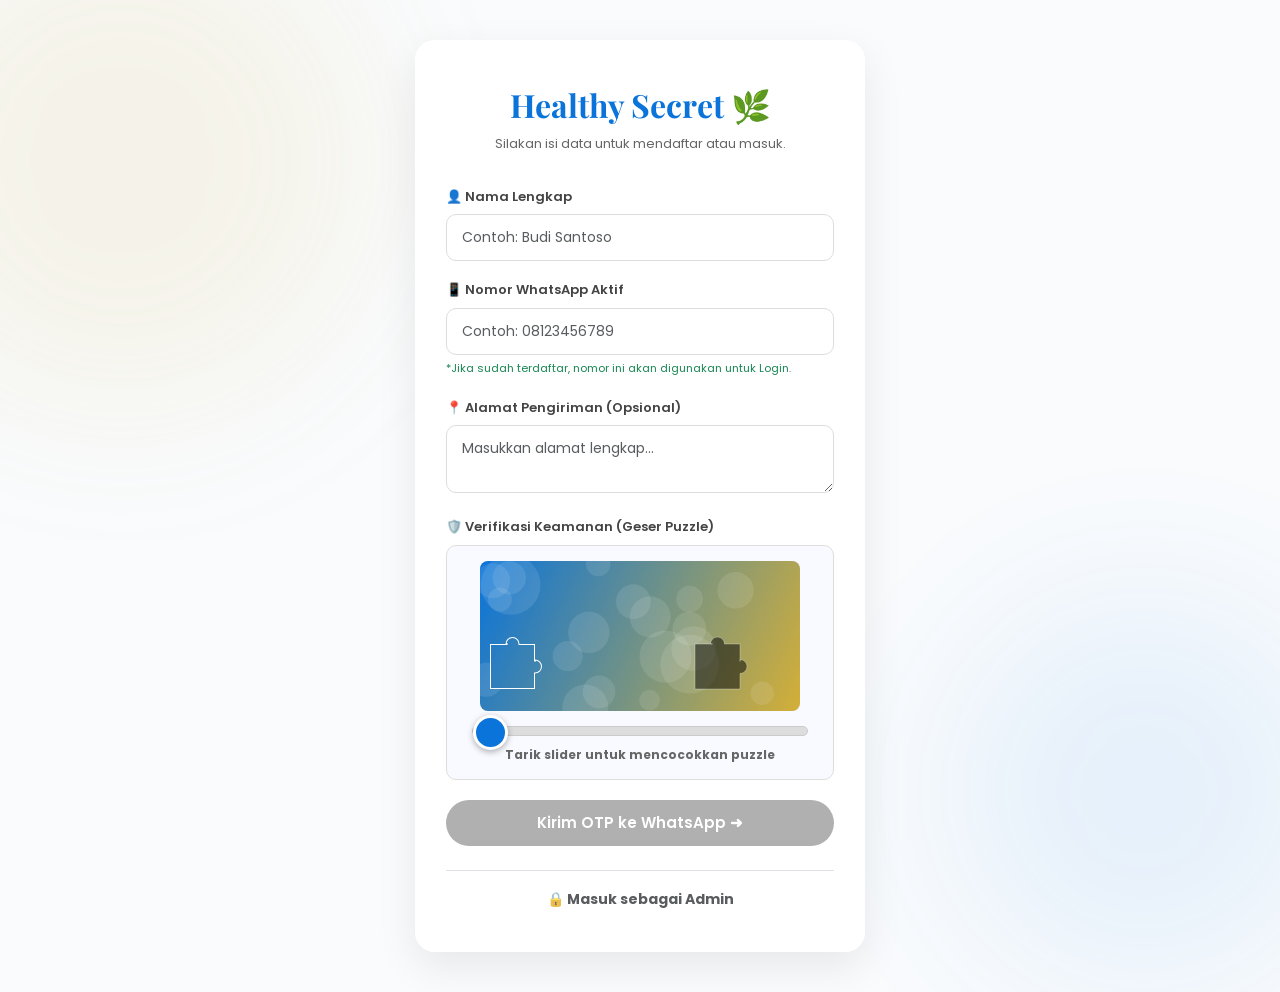
<file: otp.html>
<!DOCTYPE html>
<html lang="id">
<head>
    <meta charset="UTF-8">
    <meta name="viewport" content="width=device-width, initial-scale=1.0">
    <title>Verifikasi OTP - Healthy Secret</title>
    <link href="https://cdn.jsdelivr.net/npm/bootstrap@5.0.2/dist/css/bootstrap.min.css" rel="stylesheet">
    <link href="https://fonts.googleapis.com/css2?family=Playfair+Display:wght@700&family=Poppins:wght@400;500;600;700&display=swap" rel="stylesheet">
    <style>
        :root {
            --primary: #0a74da;   
            --accent: #d4af37;    
            --light-bg: #f9fbfd;
            --wa-green: #25D366;
        }
        body { 
            background-color: var(--light-bg); 
            font-family: 'Poppins', sans-serif; 
            min-height: 100vh; 
            display: flex; 
            align-items: center; 
            justify-content: center; 
            margin: 0; 
            position: relative;
            overflow: hidden;
        }

        /* Efek Latar Belakang Mewah */
        .floating-shape { position: absolute; border-radius: 50%; filter: blur(80px); z-index: 1; opacity: 0.5; animation: float 10s infinite alternate; }
        .shape-1 { top: -10%; left: -10%; width: 500px; height: 500px; background: rgba(212, 175, 55, 0.2); }
        .shape-2 { bottom: -10%; right: -5%; width: 400px; height: 400px; background: rgba(10, 116, 218, 0.15); }
        @keyframes float { 0% { transform: translateY(0); } 100% { transform: translateY(30px); } }

        .auth-card { 
            background: rgba(255, 255, 255, 0.95); 
            backdrop-filter: blur(10px);
            padding: 40px 30px; 
            border-radius: 20px; 
            box-shadow: 0 15px 40px rgba(0,0,0,0.08); 
            width: 100%; 
            max-width: 400px; 
            text-align: center;
            position: relative;
            z-index: 10;
            border: 1px solid rgba(255,255,255,0.5);
        }

        .icon-lock { font-size: 40px; background: #eef2ff; width: 80px; height: 80px; line-height: 80px; border-radius: 50%; margin: 0 auto 20px auto; color: var(--primary); }

        .otp-input { 
            letter-spacing: 20px; 
            font-size: 2rem; 
            text-align: center; 
            font-weight: bold; 
            border-radius: 12px; 
            padding: 15px; 
            border: 2px solid #ddd;
            color: var(--primary);
            transition: 0.3s;
        }
        .otp-input:focus { border-color: var(--wa-green); outline: none; box-shadow: 0 0 0 4px rgba(37, 211, 102, 0.1); }

        .btn-wa { background: var(--wa-green); color: white; border: none; border-radius: 50px; padding: 12px; font-weight: 600; font-size: 15px; transition: 0.3s; width: 100%; margin-top: 10px;}
        .btn-wa:hover { background: #20bd5a; transform: translateY(-2px); box-shadow: 0 5px 15px rgba(37, 211, 102, 0.3); }
        .btn-wa:disabled { background: #dc3545 !important; cursor: not-allowed; transform: none; box-shadow: none; }
    </style>
</head>
<body>

    <div class="floating-shape shape-1"></div>
    <div class="floating-shape shape-2"></div>

    <div class="auth-card">
        <div class="icon-lock">🔐</div>
        <h4 class="fw-bold mb-2" style="color: var(--primary);">Verifikasi Akun</h4>
        
        <div class="alert alert-success small mb-4 text-start" style="border-radius: 10px; border-left: 4px solid var(--wa-green);">
            Kode OTP rahasia telah dikirimkan ke nomor WhatsApp:<br>
            <b id="displayPhone" class="fs-6 text-dark mt-1 d-block">Memuat nomor...</b>
        </div>
        
        <div class="mb-4">
            <input type="number" id="inputOTP" class="form-control otp-input mx-auto" placeholder="••••" maxlength="4">
        </div>
        
        <button id="btnVerify" class="btn-wa" onclick="verifyOTP()">Verifikasi & Masuk</button>
        <button class="btn btn-link w-100 mt-3 text-decoration-none text-muted small" onclick="goBack()">Bukan nomor Anda? Kembali.</button>
    </div>

    <script>
        let generatedOTP = "";
        let failedAttempts = 0; // Pelacak Keamanan: Anti-Brute Force

        window.addEventListener('load', function() {
            const savedData = JSON.parse(localStorage.getItem('hs_user_data'));
            if(!savedData || !savedData.phone) { 
                window.location.replace("index.html"); 
                return; 
            }
            
            document.getElementById('displayPhone').innerText = savedData.phone;
            
            // Generate 4 digit OTP
            generatedOTP = Math.floor(1000 + Math.random() * 9000).toString();
            
            // Simulasi popup masuknya pesan WhatsApp
            setTimeout(() => { 
                alert(`[SIMULASI PESAN WHATSAPP]\n\nPesan dari Bot Healthy Secret:\n"Halo ${savedData.name}, kode OTP Anda adalah: ${generatedOTP}. Jangan berikan kode ini ke siapapun."`); 
            }, 800);
        });

        function verifyOTP() {
            const input = document.getElementById('inputOTP').value;
            const btn = document.getElementById('btnVerify');
            
            if(input === generatedOTP) {
                // Berhasil
                alert("Verifikasi Berhasil! Selamat datang di Healthy Secret.");
                window.location.href = "main.html"; 
            } else {
                // Gagal
                failedAttempts++; 
                
                if(failedAttempts >= 3) {
                    // FITUR KEAMANAN: ACCOUNT LOCKOUT (30 Detik)
                    btn.disabled = true;
                    let timeLeft = 30;
                    
                    let timer = setInterval(() => {
                        btn.innerText = `Sistem Terkunci (${timeLeft}s)`;
                        timeLeft--;
                        if(timeLeft < 0) {
                            clearInterval(timer);
                            btn.disabled = false;
                            btn.innerText = "Verifikasi & Masuk";
                            failedAttempts = 0; // Reset hitungan setelah masa hukuman selesai
                        }
                    }, 1000);
                    
                    alert("🚨 SECURITY ALERT: Terlalu banyak percobaan salah! Sistem mendeteksi potensi Brute Force Attack. Akses dikunci selama 30 detik.");
                } else {
                    alert(`❌ Kode OTP Salah! (Percobaan gagal: ${failedAttempts}/3)`);
                }
            }
        }

        function goBack() { 
            window.location.href = "index.html"; 
        }
    </script>
</body>
</html>
</file>
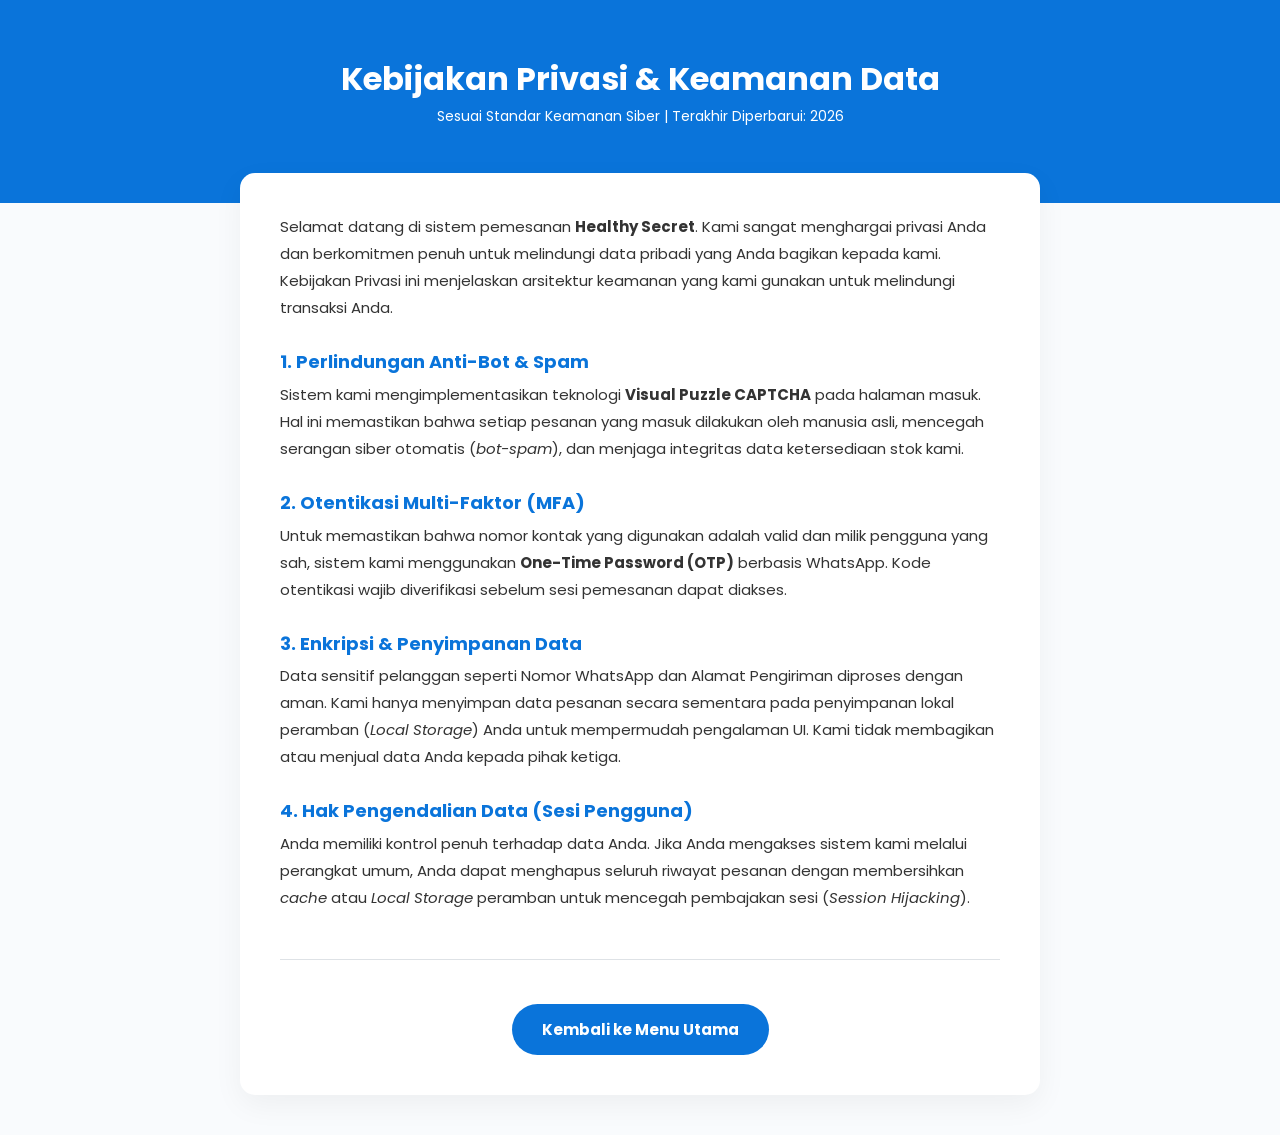
<file: privacy-policy.html>
<!DOCTYPE html>
<html lang="id">
<head>
    <meta charset="UTF-8">
    <meta name="viewport" content="width=device-width, initial-scale=1.0">
    <title>Kebijakan Privasi & Keamanan - Healthy Secret</title>
    <link href="https://cdn.jsdelivr.net/npm/bootstrap@5.0.2/dist/css/bootstrap.min.css" rel="stylesheet">
    <link href="https://fonts.googleapis.com/css2?family=Poppins:wght@400;600;700&display=swap" rel="stylesheet">
    <style>
        body { background-color: #f9fbfd; font-family: 'Poppins', sans-serif; color: #333; margin: 0; }
        .policy-header { background: #0a74da; color: white; padding: 60px 20px; text-align: center; }
        .policy-content { background: #fff; max-width: 800px; margin: -30px auto 40px auto; padding: 40px; border-radius: 15px; box-shadow: 0 10px 30px rgba(0,0,0,0.05); font-size: 15px; line-height: 1.8; position: relative; z-index: 10; }
        .policy-content h4 { font-weight: bold; margin-top: 30px; color: #0a74da; font-size: 18px; }
        .btn-back { display: inline-block; margin-top: 20px; background: #0a74da; color: #fff; padding: 12px 30px; border-radius: 50px; text-decoration: none; font-weight: bold; transition: 0.3s; }
        .btn-back:hover { background: #085ba8; color: white; }
    </style>
</head>
<body>

    <div class="policy-header">
        <h2 class="fw-bold">Kebijakan Privasi & Keamanan Data</h2>
        <p class="small">Sesuai Standar Keamanan Siber | Terakhir Diperbarui: 2026</p>
    </div>

    <div class="policy-content">
        <p>Selamat datang di sistem pemesanan <b>Healthy Secret</b>. Kami sangat menghargai privasi Anda dan berkomitmen penuh untuk melindungi data pribadi yang Anda bagikan kepada kami. Kebijakan Privasi ini menjelaskan arsitektur keamanan yang kami gunakan untuk melindungi transaksi Anda.</p>

        <h4>1. Perlindungan Anti-Bot & Spam</h4>
        <p>Sistem kami mengimplementasikan teknologi <b>Visual Puzzle CAPTCHA</b> pada halaman masuk. Hal ini memastikan bahwa setiap pesanan yang masuk dilakukan oleh manusia asli, mencegah serangan siber otomatis (<i>bot-spam</i>), dan menjaga integritas data ketersediaan stok kami.</p>

        <h4>2. Otentikasi Multi-Faktor (MFA)</h4>
        <p>Untuk memastikan bahwa nomor kontak yang digunakan adalah valid dan milik pengguna yang sah, sistem kami menggunakan <b>One-Time Password (OTP)</b> berbasis WhatsApp. Kode otentikasi wajib diverifikasi sebelum sesi pemesanan dapat diakses.</p>

        <h4>3. Enkripsi & Penyimpanan Data</h4>
        <p>Data sensitif pelanggan seperti Nomor WhatsApp dan Alamat Pengiriman diproses dengan aman. Kami hanya menyimpan data pesanan secara sementara pada penyimpanan lokal peramban (<i>Local Storage</i>) Anda untuk mempermudah pengalaman UI. Kami tidak membagikan atau menjual data Anda kepada pihak ketiga.</p>

        <h4>4. Hak Pengendalian Data (Sesi Pengguna)</h4>
        <p>Anda memiliki kontrol penuh terhadap data Anda. Jika Anda mengakses sistem kami melalui perangkat umum, Anda dapat menghapus seluruh riwayat pesanan dengan membersihkan <i>cache</i> atau <i>Local Storage</i> peramban untuk mencegah pembajakan sesi (<i>Session Hijacking</i>).</p>

        <div class="text-center border-top pt-4 mt-5">
            <a href="main.html" class="btn-back">Kembali ke Menu Utama</a>
        </div>
    </div>

</body>
</html>
</file>
